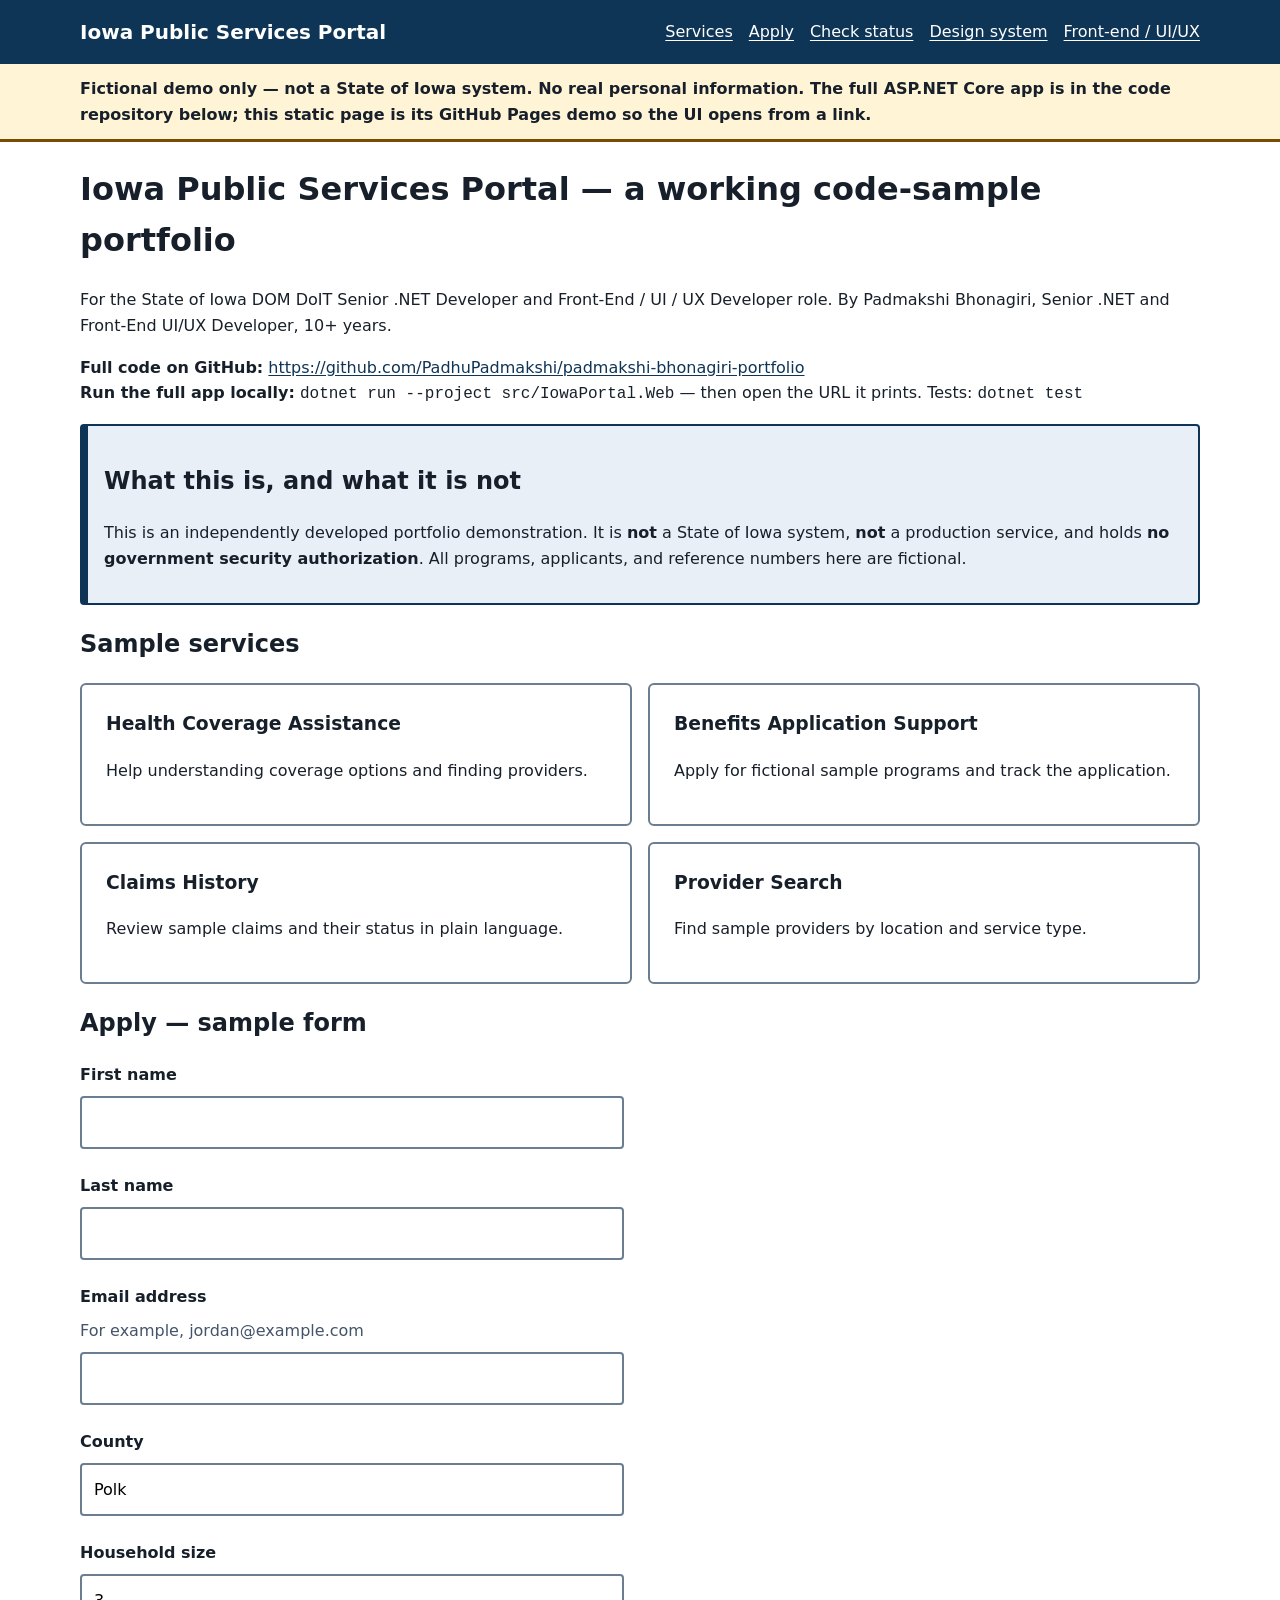
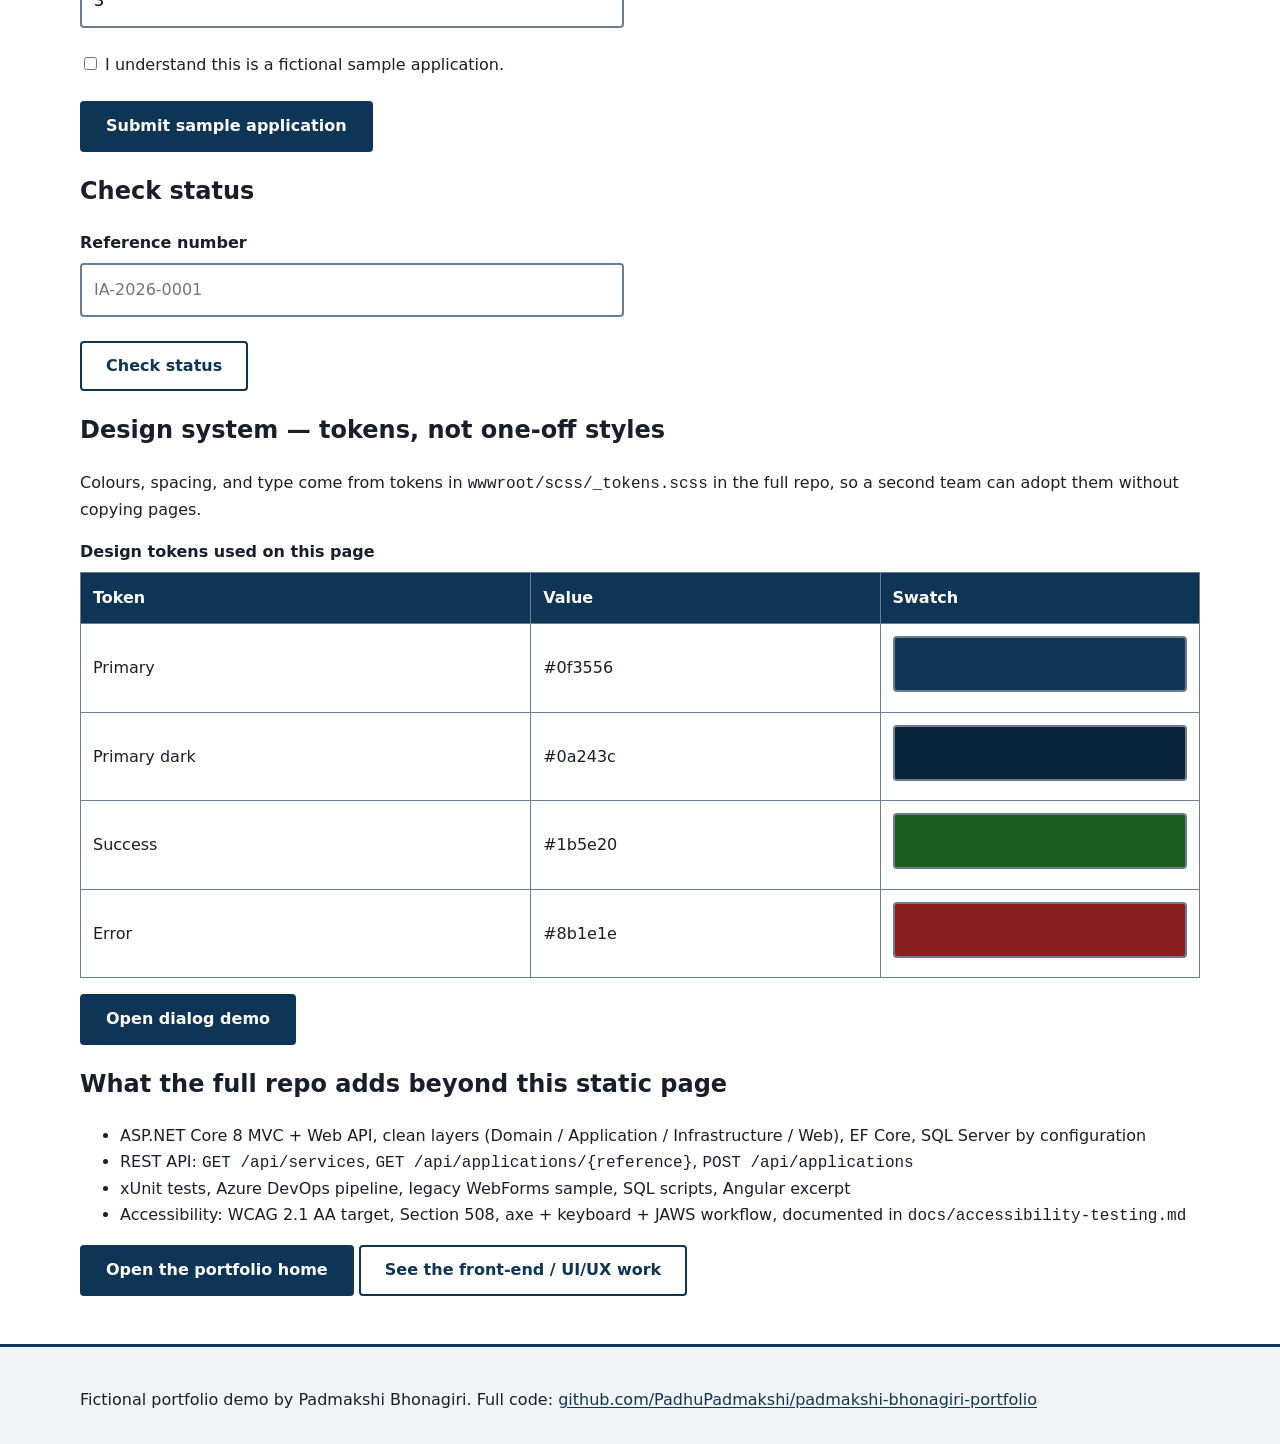
<file: docs/index.html>
<!DOCTYPE html>
<html lang="en">
<head>
<meta charset="utf-8">
<meta name="viewport" content="width=device-width, initial-scale=1">
<title>Iowa Public Services Portal — Code-Sample Portfolio</title>
<link rel="stylesheet" href="site.css">
</head>
<body>
<a class="skip-link" href="#main">Skip to main content</a>
<header class="site-header"><div class="container site-header__inner">
<a class="site-header__brand" href="#">Iowa Public Services Portal</a>
<nav class="site-nav" aria-label="Main"><ul>
<li><a href="#services">Services</a></li>
<li><a href="#apply">Apply</a></li>
<li><a href="#status">Check status</a></li>
<li><a href="#design">Design system</a></li>
<li><a href="uiux.html">Front-end / UI/UX</a></li>
</ul></nav>
</div></header>
<div class="disclaimer-banner"><div class="container">Fictional demo only — not a State of Iowa system. No real personal information. The full ASP.NET Core app is in the code repository below; this static page is its GitHub Pages demo so the UI opens from a link.</div></div>
<main id="main" class="container">
<h1>Iowa Public Services Portal — a working code-sample portfolio</h1>
<p class="lead">For the State of Iowa DOM DoIT Senior .NET Developer and Front-End / UI / UX Developer role. By Padmakshi Bhonagiri, Senior .NET and Front-End UI/UX Developer, 10+ years.</p>
<p><strong>Full code on GitHub:</strong> <a href="https://github.com/PadhuPadmakshi/padmakshi-bhonagiri-portfolio">https://github.com/PadhuPadmakshi/padmakshi-bhonagiri-portfolio</a><br>
<strong>Run the full app locally:</strong> <code>dotnet run --project src/IowaPortal.Web</code> — then open the URL it prints. Tests: <code>dotnet test</code></p>

<div class="alert alert--info" role="note"><h2>What this is, and what it is not</h2>
<p>This is an independently developed portfolio demonstration. It is <strong>not</strong> a State of Iowa system, <strong>not</strong> a production service, and holds <strong>no government security authorization</strong>. All programs, applicants, and reference numbers here are fictional.</p></div>

<h2 id="services">Sample services</h2>
<div class="card-grid">
<div class="card"><h3>Health Coverage Assistance</h3><p>Help understanding coverage options and finding providers.</p></div>
<div class="card"><h3>Benefits Application Support</h3><p>Apply for fictional sample programs and track the application.</p></div>
<div class="card"><h3>Claims History</h3><p>Review sample claims and their status in plain language.</p></div>
<div class="card"><h3>Provider Search</h3><p>Find sample providers by location and service type.</p></div>
</div>

<h2 id="apply">Apply — sample form</h2>
<p id="form-status" role="status"></p>
<div id="error-summary" class="error-summary" hidden><h2>There is a problem</h2><ul id="error-list"></ul></div>
<form id="apply-form" novalidate>
<div class="form-group"><label class="form-label" for="FirstName">First name</label><input class="form-control" id="FirstName" name="firstName" autocomplete="given-name" required></div>
<div class="form-group"><label class="form-label" for="LastName">Last name</label><input class="form-control" id="LastName" name="lastName" autocomplete="family-name" required></div>
<div class="form-group"><label class="form-label" for="Email">Email address</label><span class="form-hint" id="email-hint">For example, jordan@example.com</span><input class="form-control" id="Email" name="email" type="email" aria-describedby="email-hint" autocomplete="email" required></div>
<div class="form-group"><label class="form-label" for="County">County</label><input class="form-control" id="County" name="county" value="Polk" required></div>
<div class="form-group"><label class="form-label" for="HouseholdSize">Household size</label><input class="form-control" id="HouseholdSize" name="householdSize" type="number" min="1" value="3" required></div>
<div class="form-group"><input type="checkbox" id="Terms" required> <label for="Terms">I understand this is a fictional sample application.</label></div>
<button class="btn" type="submit">Submit sample application</button>
</form>
<div id="confirmation" class="alert alert--success" hidden>
<h2>Sample application received</h2>
<p>Your reference number is <strong id="ref-number"></strong>. Use it below to check status. In the full ASP.NET app, this reference is created server-side and stored in the database; here it is held only in this browser page.</p>
</div>

<h2 id="status">Check status</h2>
<form id="status-form">
<div class="form-group"><label class="form-label" for="Ref">Reference number</label><input class="form-control" id="Ref" name="ref" placeholder="IA-2026-0001"></div>
<button class="btn btn--secondary" type="submit">Check status</button>
</form>
<p id="status-result" role="status"></p>

<h2 id="design">Design system — tokens, not one-off styles</h2>
<p>Colours, spacing, and type come from tokens in <code>wwwroot/scss/_tokens.scss</code> in the full repo, so a second team can adopt them without copying pages.</p>
<table class="data-table"><caption>Design tokens used on this page</caption>
<thead><tr><th scope="col">Token</th><th scope="col">Value</th><th scope="col">Swatch</th></tr></thead>
<tbody>
<tr><td>Primary</td><td>#0f3556</td><td><span class="swatch swatch--primary"></span></td></tr>
<tr><td>Primary dark</td><td>#0a243c</td><td><span class="swatch swatch--primary-dark"></span></td></tr>
<tr><td>Success</td><td>#1b5e20</td><td><span class="swatch swatch--success"></span></td></tr>
<tr><td>Error</td><td>#8b1e1e</td><td><span class="swatch swatch--error"></span></td></tr>
</tbody></table>
<p><button class="btn" type="button" data-dialog-open>Open dialog demo</button></p>
<div id="example-dialog" class="dialog-backdrop" hidden><div class="dialog" role="dialog" aria-modal="true" aria-labelledby="dialog-title">
<h2 id="dialog-title">Dialog demo — keyboard accessible</h2>
<p>Tab stays inside this dialog, Escape closes it, and focus returns to the button that opened it.</p>
<button class="btn" type="button" data-dialog-close>Close dialog</button>
</div></div>

<h2>What the full repo adds beyond this static page</h2>
<ul>
<li>ASP.NET Core 8 MVC + Web API, clean layers (Domain / Application / Infrastructure / Web), EF Core, SQL Server by configuration</li>
<li>REST API: <code>GET /api/services</code>, <code>GET /api/applications/{reference}</code>, <code>POST /api/applications</code></li>
<li>xUnit tests, Azure DevOps pipeline, legacy WebForms sample, SQL scripts, Angular excerpt</li>
<li>Accessibility: WCAG 2.1 AA target, Section 508, axe + keyboard + JAWS workflow, documented in <code>docs/accessibility-testing.md</code></li>
</ul>
<p><a class="btn" href="portfolio.html">Open the portfolio home</a> <a class="btn btn--secondary" href="uiux.html">See the front-end / UI/UX work</a></p>
</main>
<footer class="site-footer"><div class="container"><p>Fictional portfolio demo by Padmakshi Bhonagiri. Full code: <a href="https://github.com/PadhuPadmakshi/padmakshi-bhonagiri-portfolio">github.com/PadhuPadmakshi/padmakshi-bhonagiri-portfolio</a></p></div></footer>
<script>
(function () {
  'use strict';
  var ref = null;
  var dialog = document.getElementById('example-dialog');
  var openBtn = document.querySelector('[data-dialog-open]');
  var closeBtn = document.querySelector('[data-dialog-close]');
  var lastFocused = null;
  function focusableIn(el) { return Array.prototype.filter.call(el.querySelectorAll('button, [href], input, select, textarea, [tabindex]:not([tabindex="-1"])'), function (n) { return !n.disabled && n.offsetParent !== null; }); }
  function openDialog() { lastFocused = document.activeElement; dialog.hidden = false; var f = focusableIn(dialog)[0]; if (f) f.focus(); dialog.addEventListener('keydown', trap); }
  function closeDialog() { dialog.hidden = true; dialog.removeEventListener('keydown', trap); if (lastFocused) lastFocused.focus(); }
  function trap(e) { if (e.key === 'Escape') { closeDialog(); return; } if (e.key !== 'Tab') return; var items = focusableIn(dialog); if (!items.length) return; var first = items[0], last = items[items.length - 1]; if (e.shiftKey && document.activeElement === first) { e.preventDefault(); last.focus(); } else if (!e.shiftKey && document.activeElement === last) { e.preventDefault(); first.focus(); } }
  if (openBtn) openBtn.addEventListener('click', openDialog);
  if (closeBtn) closeBtn.addEventListener('click', closeDialog);
  var form = document.getElementById('apply-form');
  form.addEventListener('submit', function (e) {
    e.preventDefault();
    var errors = [];
    ['FirstName', 'LastName', 'Email', 'County', 'HouseholdSize'].forEach(function (id) { var el = document.getElementById(id); el.classList.remove('form-control--error'); if (!el.value.trim()) errors.push([id, 'Enter a value for this field.']); });
    var email = document.getElementById('Email');
    if (email.value && !/^[^@\s]+@[^@\s]+\.[^@\s]+$/.test(email.value.trim())) errors.push(['Email', 'Enter an email address in the correct format, like name@example.com.']);
    if (!document.getElementById('Terms').checked) errors.push(['Terms', 'Confirm you understand this is a fictional sample application.']);
    var summary = document.getElementById('error-summary'), list = document.getElementById('error-list');
    if (errors.length) { list.innerHTML = ''; errors.forEach(function (er) { var li = document.createElement('li'); var a = document.createElement('a'); a.href = '#' + er[0]; a.textContent = er[1]; li.appendChild(a); list.appendChild(li); var el = document.getElementById(er[0]); if (el) el.classList.add('form-control--error'); }); summary.hidden = false; summary.focus(); document.getElementById('form-status').textContent = 'Please fix the errors before submitting.'; return; }
    summary.hidden = true;
    ref = 'IA-2026-0001';
    document.getElementById('ref-number').textContent = ref;
    document.getElementById('confirmation').hidden = false;
    document.getElementById('Ref').value = ref;
    document.getElementById('form-status').textContent = 'Sample application received.';
    document.getElementById('confirmation').scrollIntoView();
  });
  document.getElementById('status-form').addEventListener('submit', function (e) {
    e.preventDefault();
    var v = document.getElementById('Ref').value.trim();
    document.getElementById('status-result').textContent = (v === ref) ? 'Status for ' + v + ': Received — sample application (fictional demo).' : 'No sample application was found for that reference on this page. Submit the sample form above first, or run the full ASP.NET app for server-side lookup.';
  });
})();
</script>
</body>
</html>
</file>
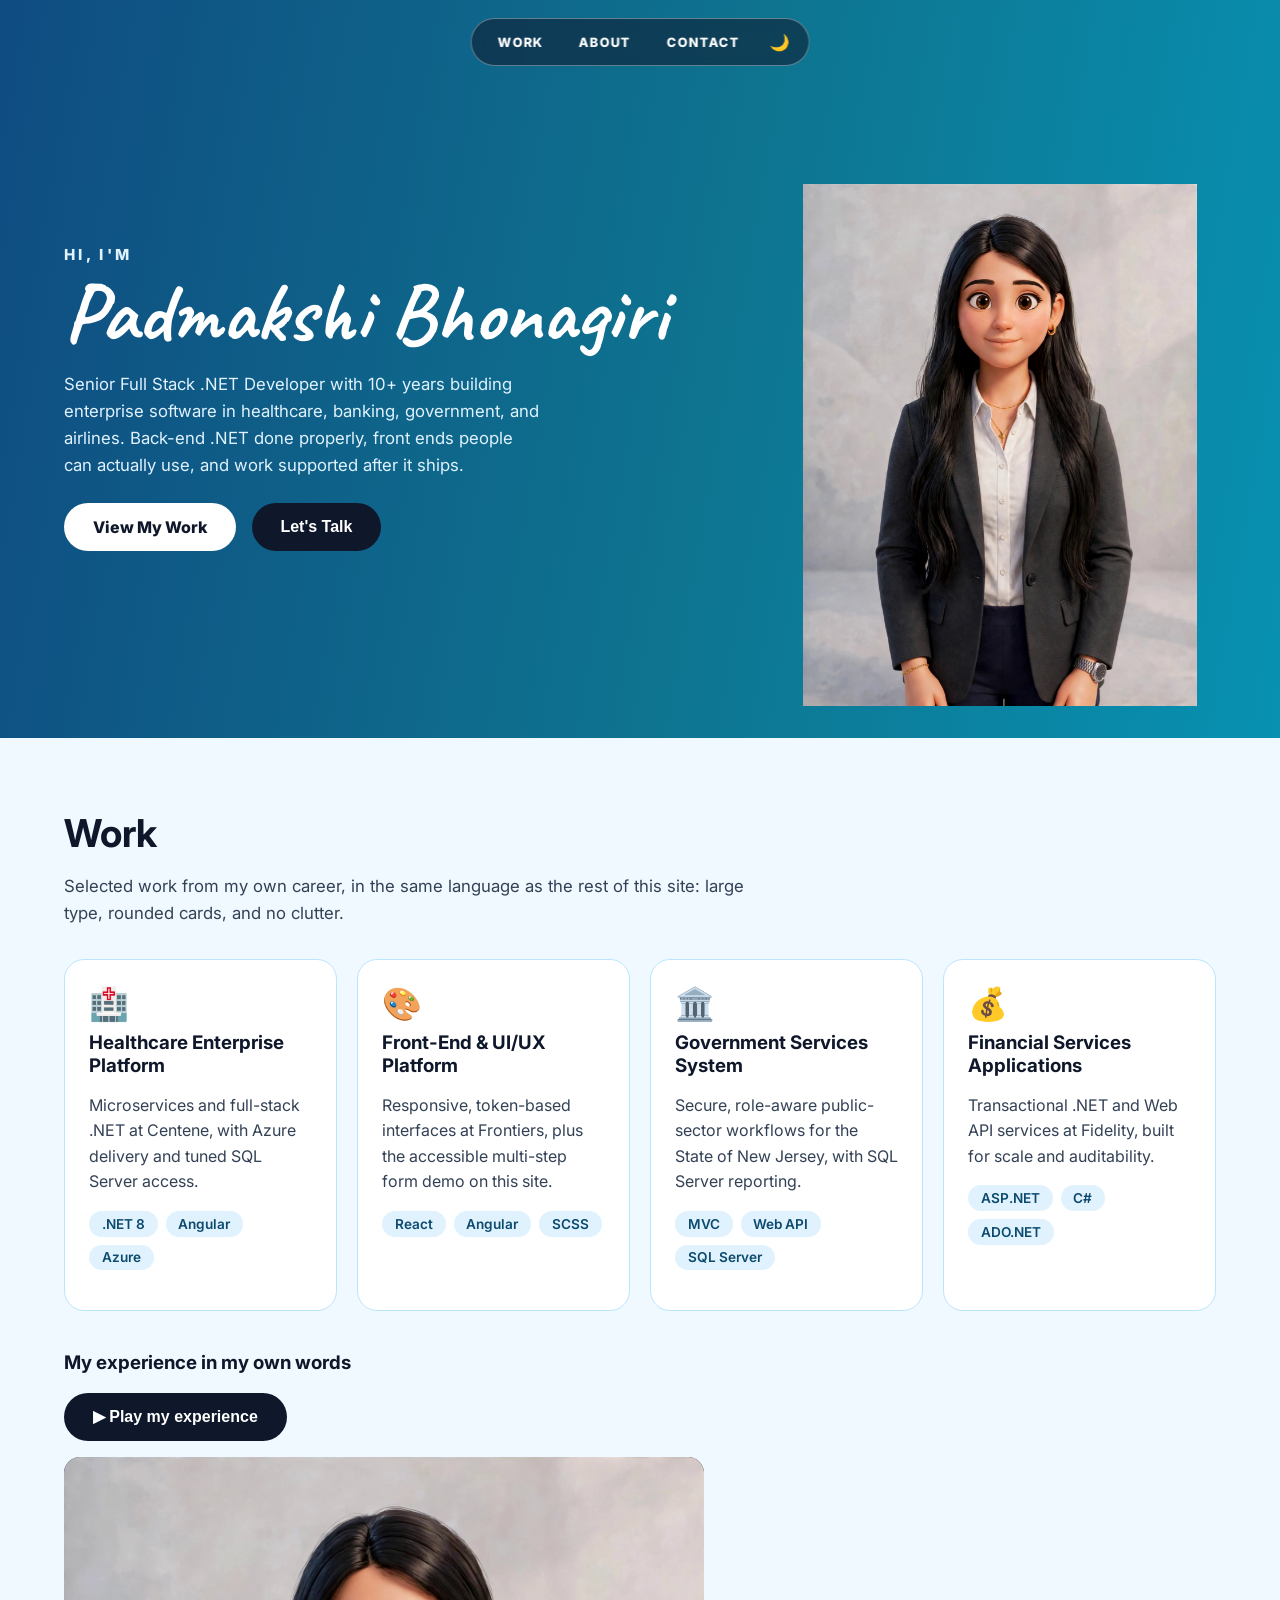
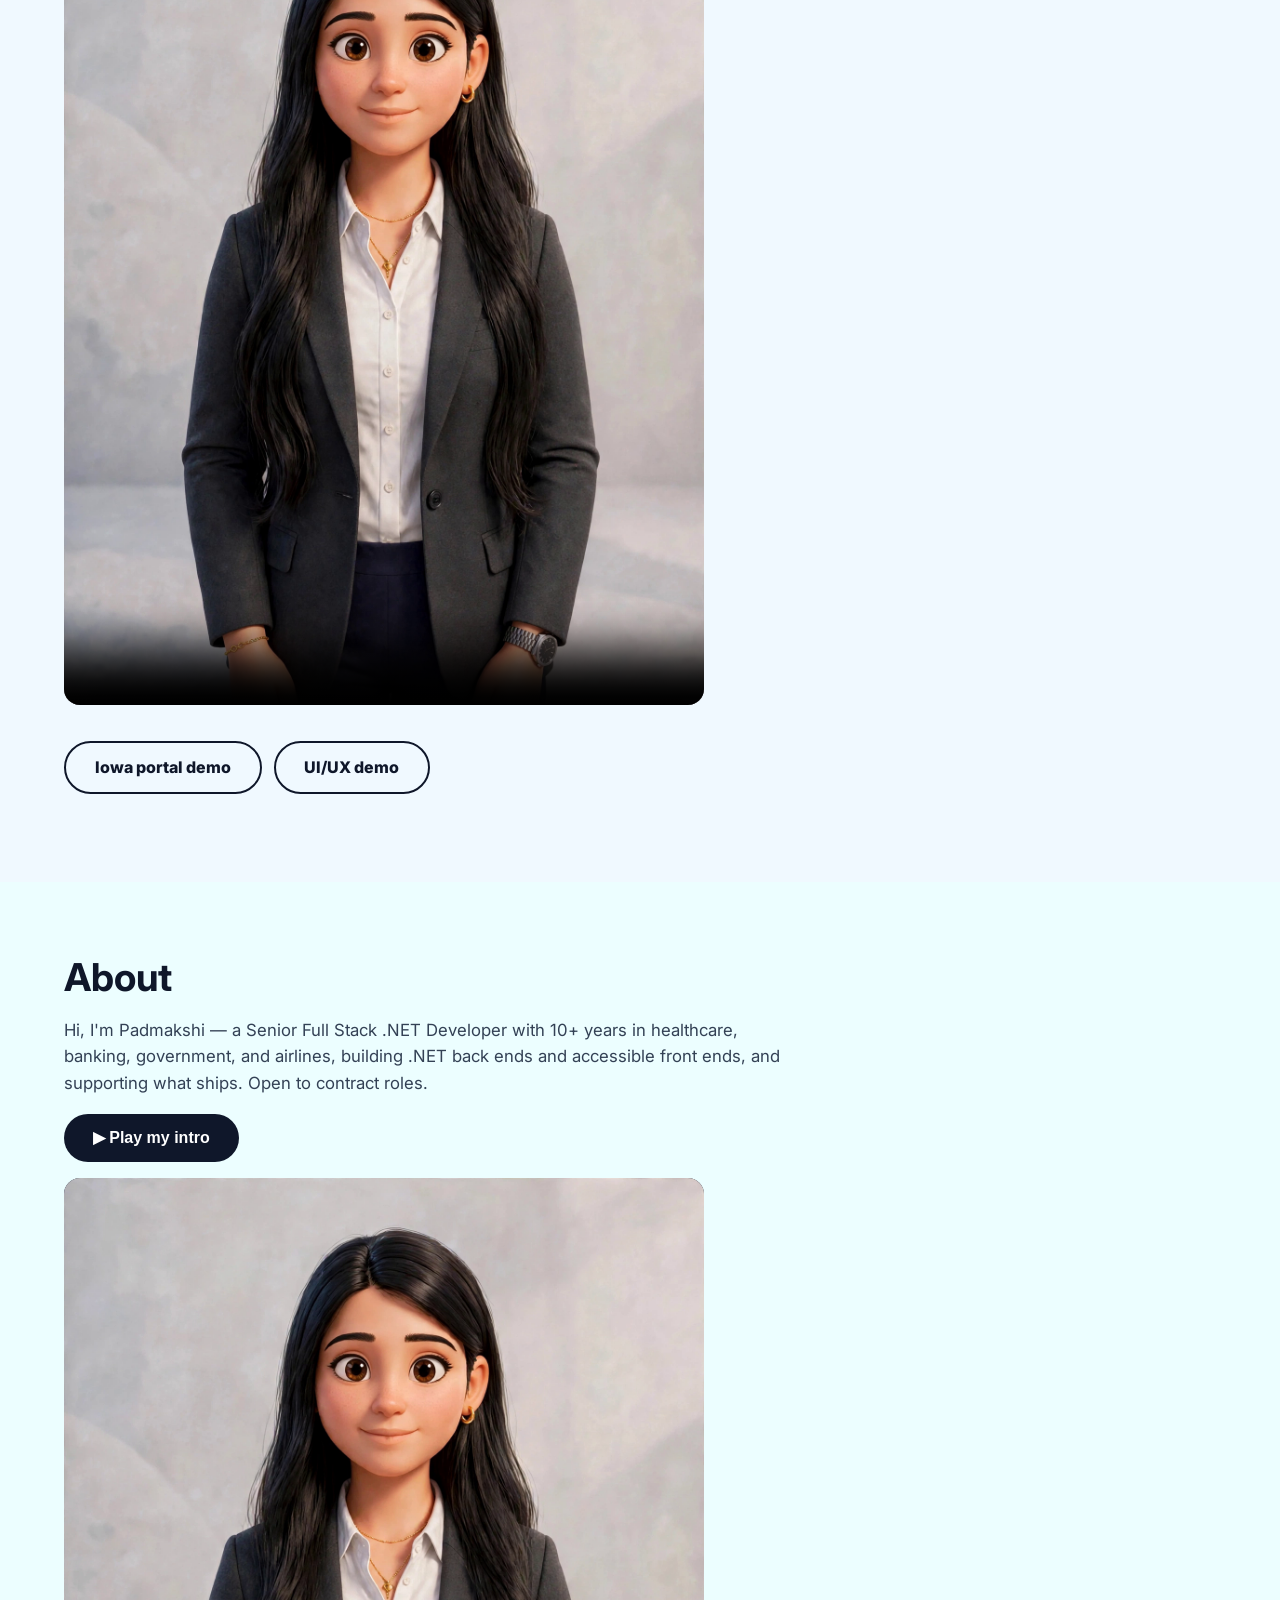
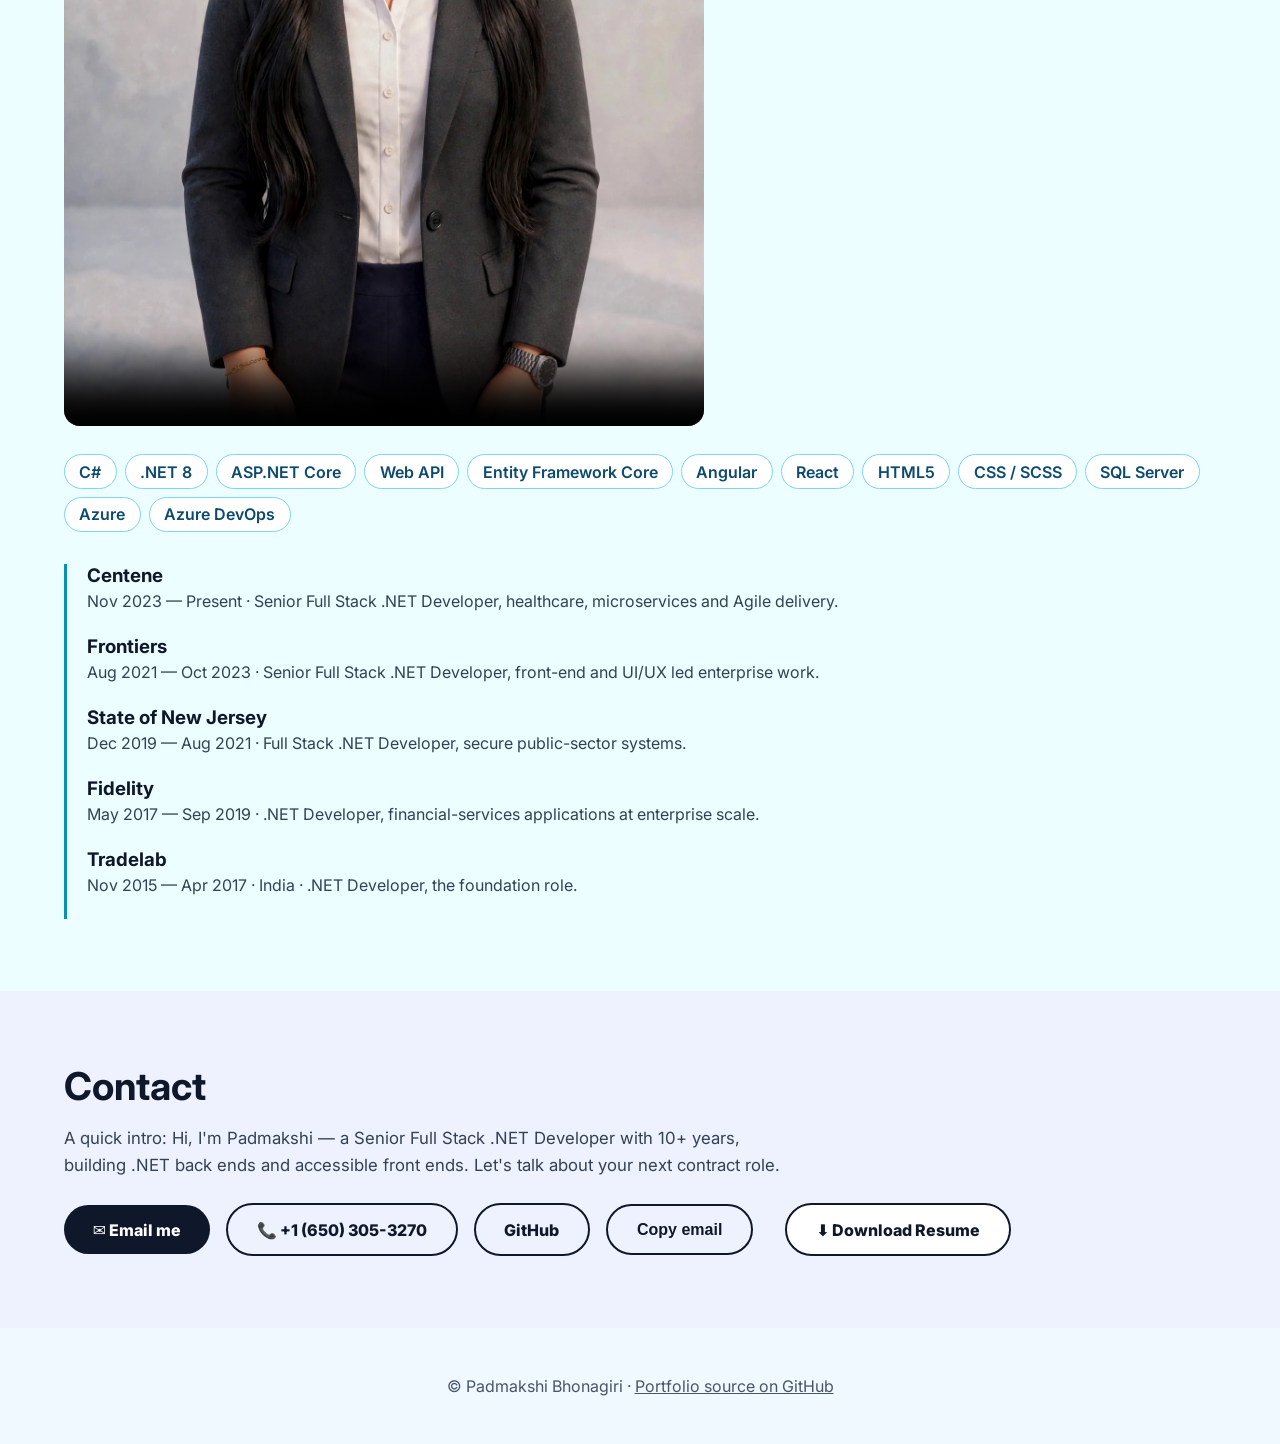
<file: docs/portfolio.html>
<!DOCTYPE html>
<html lang="en">
<head>
<meta charset="utf-8">
<meta name="viewport" content="width=device-width, initial-scale=1">
<title>Padmakshi Bhonagiri — Senior Full Stack .NET Developer</title>
<meta name="description" content="Portfolio of Padmakshi Bhonagiri, Senior Full Stack .NET Developer, 10+ years in healthcare, banking, government, and airlines.">
<link rel="preconnect" href="https://fonts.googleapis.com">
<link rel="preconnect" href="https://fonts.gstatic.com" crossorigin>
<link href="https://fonts.googleapis.com/css2?family=Caveat:wght@700&family=Inter:wght@400;600;800&display=swap" rel="stylesheet">
<style>
  *{box-sizing:border-box}
  html{scroll-behavior:smooth}
  body{margin:0;font-family:Inter,system-ui,sans-serif;color:#0f172a;background:#f0f9ff}
  a{color:inherit}
  .skip{position:absolute;left:-9999px}.skip:focus{left:1rem;top:1rem;background:#fff;padding:.5rem;z-index:200}
  /* Floating pill nav, centred at the top */
  .pillnav{position:fixed;top:18px;left:50%;transform:translateX(-50%);z-index:100;display:flex;gap:.25rem;align-items:center;background:rgba(15,23,42,.55);backdrop-filter:blur(8px);border:1px solid rgba(255,255,255,.35);border-radius:999px;padding:.45rem .6rem}
  .pillnav a{color:#fff;text-decoration:none;font-weight:800;letter-spacing:.08em;font-size:.8rem;padding:.5rem 1rem;border-radius:999px}
  .pillnav a:hover{background:rgba(255,255,255,.2)}
  .pillnav button{background:transparent;border:0;color:#fff;font-size:1rem;cursor:pointer;padding:.4rem .6rem;border-radius:999px}
  /* Hero: full viewport, text left, large character right, cooler tones */
  .hero{min-height:82vh;display:grid;grid-template-columns:1.25fr .75fr;align-items:center;overflow:hidden;background:linear-gradient(100deg,#0f4c81 0%,#0e7490 55%,#0891b2 100%);color:#fff;padding:5.5rem 4rem 2rem 4rem}
  .hero-text{max-width:640px}
  .hero-text .hi{font-size:.95rem;font-weight:800;letter-spacing:.22em;text-transform:uppercase;margin:0 0 .25rem}
  .hero-text h1{font-family:Caveat,cursive;font-size:clamp(3.4rem,6.5vw,6.2rem);line-height:1;margin:0;color:#fff}
  .hero-text p{font-size:1.05rem;line-height:1.6;color:#e0f2fe;max-width:480px}
  .hero-btns{display:flex;gap:1rem;flex-wrap:wrap;margin-top:1.5rem}
  .btn{display:inline-block;text-decoration:none;font-weight:800;border-radius:999px;padding:.9rem 1.8rem;border:0;cursor:pointer;font-size:1rem}
  .btn-white{background:#fff;color:#0f172a}
  .btn-dark{background:#0f172a;color:#fff}
  .btn-outline{background:transparent;color:#0f172a;border:2px solid #0f172a}
  .hero-char{position:relative;height:100%;display:flex;align-items:flex-end;justify-content:center}
  .hero-char img{height:58vh;max-height:560px;width:auto;object-fit:contain;transition:transform .3s ease-out;will-change:transform}
  .wink{position:absolute;top:22%;right:18%;font-size:2rem;opacity:0;transition:opacity .3s;pointer-events:none}
  .wink.show{opacity:1}
  section{padding:4.5rem 4rem;scroll-margin-top:90px}
  section h2{font-size:2.4rem;margin:0 0 .5rem;color:#0f172a}
  section .lead{font-size:1.05rem;color:#334155;max-width:720px;line-height:1.6}
  #work{background:#f0f9ff}
  #about{background:#ecfeff}
  #contact{background:#eef2ff}
  .cards{display:grid;grid-template-columns:repeat(auto-fit,minmax(250px,1fr));gap:1.25rem;margin-top:2rem}
  .card{background:#fff;border:1px solid #bae6fd;border-radius:20px;padding:1.5rem}
  .card h3{margin:.5rem 0;color:#0f172a}
  .card p{color:#334155;line-height:1.6}
  .tags{list-style:none;padding:0;display:flex;gap:.5rem;flex-wrap:wrap}
  .tags li{background:#e0f2fe;color:#0c4a6e;border-radius:999px;padding:.3rem .8rem;font-size:.85rem;font-weight:600}
  .timeline{margin-top:2rem}
  .timeline article{border-left:3px solid #0891b2;padding:0 0 1.25rem 1.25rem}
  .timeline h3{margin:0}
  .timeline p{margin:.25rem 0;color:#334155}
  .skillpills{display:flex;gap:.5rem;flex-wrap:wrap;margin-top:1.5rem}
  .skillpills span{background:#fff;border:1px solid #7dd3fc;border-radius:999px;padding:.4rem .9rem;font-weight:600;color:#0c4a6e}
  video{width:100%;border-radius:16px;background:#0f172a}
  .contact-links{display:flex;gap:1rem;flex-wrap:wrap;margin-top:1.5rem;align-items:center}
  footer{padding:2rem;text-align:center;color:#475569;background:#f0f9ff}
  /* Modal */
  .backdrop{position:fixed;inset:0;background:rgba(0,0,0,.6);display:none;place-items:center;z-index:300;padding:1rem}
  .backdrop.open{display:grid}
  .modal{background:#fff;color:#0f172a;border-radius:20px;max-width:560px;width:100%;padding:1.5rem;max-height:90vh;overflow:auto}
  .modal h2{color:#0f172a}
  /* Dark mode, still cooler tones */
  body.dark{background:#0b1220;color:#f1f5f9}
  body.dark section h2,body.dark .card h3,body.dark .timeline h3,body.dark .modal h2{color:#f1f5f9}
  body.dark #work{background:#0f172a} body.dark #about{background:#111827} body.dark #contact{background:#1e1b4b}
  body.dark .card{background:#1e293b;border-color:#334155} body.dark .card p,body.dark .timeline p,body.dark section .lead{color:#cbd5e1}
  body.dark .hero{background:linear-gradient(100deg,#082f49 0%,#164e63 55%,#155e75 100%)}
  body.dark .modal{background:#1e293b;color:#f1f5f9} body.dark footer{background:#0b1220;color:#94a3b8}
  body.dark .skillpills span{background:#1e293b;border-color:#334155;color:#bae6fd}
  body.dark .btn-outline{color:#f1f5f9;border-color:#f1f5f9}
  @media (max-width:800px){
    .hero{grid-template-columns:1fr;padding:5.5rem 1.25rem 0}
    .hero-char img{height:38vh}
    section{padding:3rem 1.25rem}
    .pillnav a{padding:.5rem .6rem;font-size:.7rem}
  }
  @media (prefers-reduced-motion:reduce){
    html{scroll-behavior:auto} .hero-char img{transition:none}
  }
</style>
</head>
<body>
<a class="skip" href="#work">Skip to work</a>
<nav class="pillnav" aria-label="Main">
  <a href="#work">WORK</a>
  <a href="#about">ABOUT</a>
  <a href="#contact">CONTACT</a>
  <button type="button" id="dark-toggle" aria-pressed="false" aria-label="Toggle dark mode">🌙</button>
</nav>

<header class="hero" id="hero">
  <div class="hero-text">
    <p class="hi">Hi, I'm</p>
    <h1>Padmakshi Bhonagiri</h1>
    <p>Senior Full Stack .NET Developer with 10+ years building enterprise software in healthcare, banking, government, and airlines. Back-end .NET done properly, front ends people can actually use, and work supported after it ships.</p>
    <div class="hero-btns">
      <a class="btn btn-white" href="#work">View My Work</a>
      <button class="btn btn-dark" type="button" id="lets-talk-btn">Let's Talk</button>
    </div>
  </div>
  <div class="hero-char" id="hero-char">
    <img id="cursor-avatar" src="img/avatar-3d.png" alt="Stylized 3D avatar of Padmakshi Bhonagiri in business casual dress: white blouse and charcoal grey blazer">
    <span class="wink" id="wink-badge" aria-hidden="true">😉</span>
  </div>
</header>

<main>
<section id="work" aria-labelledby="work-title">
  <h2 id="work-title">Work</h2>
  <p class="lead">Selected work from my own career, in the same language as the rest of this site: large type, rounded cards, and no clutter.</p>
  <div class="cards">
    <article class="card"><div aria-hidden="true" style="font-size:2rem">🏥</div><h3>Healthcare Enterprise Platform</h3><p>Microservices and full-stack .NET at Centene, with Azure delivery and tuned SQL Server access.</p><ul class="tags"><li>.NET 8</li><li>Angular</li><li>Azure</li></ul></article>
    <article class="card"><div aria-hidden="true" style="font-size:2rem">🎨</div><h3>Front-End &amp; UI/UX Platform</h3><p>Responsive, token-based interfaces at Frontiers, plus the accessible multi-step form demo on this site.</p><ul class="tags"><li>React</li><li>Angular</li><li>SCSS</li></ul></article>
    <article class="card"><div aria-hidden="true" style="font-size:2rem">🏛️</div><h3>Government Services System</h3><p>Secure, role-aware public-sector workflows for the State of New Jersey, with SQL Server reporting.</p><ul class="tags"><li>MVC</li><li>Web API</li><li>SQL Server</li></ul></article>
    <article class="card"><div aria-hidden="true" style="font-size:2rem">💰</div><h3>Financial Services Applications</h3><p>Transactional .NET and Web API services at Fidelity, built for scale and auditability.</p><ul class="tags"><li>ASP.NET</li><li>C#</li><li>ADO.NET</li></ul></article>
  </div>
  <h3 style="margin-top:2.5rem">My experience in my own words</h3>
  <p><button class="btn btn-dark" type="button" id="play-experience-btn">▶ Play my experience</button></p>
  <p><video id="experience-video" controls preload="none" poster="img/avatar-3d.png" aria-label="Spoken experience video of Padmakshi Bhonagiri" style="max-width:640px"><source src="experience-video.mp4" type="video/mp4">Your browser does not support this video.</video></p>
  <p style="margin-top:2rem"><a class="btn btn-outline" href="index.html">Iowa portal demo</a> &nbsp; <a class="btn btn-outline" href="uiux.html">UI/UX demo</a></p>
</section>

<section id="about" aria-labelledby="about-title">
  <h2 id="about-title">About</h2>
  <p class="lead">Hi, I'm Padmakshi — a Senior Full Stack .NET Developer with 10+ years in healthcare, banking, government, and airlines, building .NET back ends and accessible front ends, and supporting what ships. Open to contract roles.</p>
  <p><button class="btn btn-dark" type="button" id="play-intro-btn">▶ Play my intro</button></p>
  <p><video id="intro-video" controls preload="none" poster="img/avatar-3d.png" aria-label="Spoken intro video of Padmakshi Bhonagiri" style="max-width:640px"><source src="intro-video-female.mp4" type="video/mp4">Your browser does not support this video.</video></p>
  <div class="skillpills" aria-label="Skills">
    <span>C#</span><span>.NET 8</span><span>ASP.NET Core</span><span>Web API</span><span>Entity Framework Core</span><span>Angular</span><span>React</span><span>HTML5</span><span>CSS / SCSS</span><span>SQL Server</span><span>Azure</span><span>Azure DevOps</span>
  </div>
  <div class="timeline">
    <article><h3>Centene</h3><p>Nov 2023 — Present · Senior Full Stack .NET Developer, healthcare, microservices and Agile delivery.</p></article>
    <article><h3>Frontiers</h3><p>Aug 2021 — Oct 2023 · Senior Full Stack .NET Developer, front-end and UI/UX led enterprise work.</p></article>
    <article><h3>State of New Jersey</h3><p>Dec 2019 — Aug 2021 · Full Stack .NET Developer, secure public-sector systems.</p></article>
    <article><h3>Fidelity</h3><p>May 2017 — Sep 2019 · .NET Developer, financial-services applications at enterprise scale.</p></article>
    <article><h3>Tradelab</h3><p>Nov 2015 — Apr 2017 · India · .NET Developer, the foundation role.</p></article>
  </div>
</section>

<section id="contact" aria-labelledby="contact-title">
  <h2 id="contact-title">Contact</h2>
  <p class="lead">A quick intro: Hi, I'm Padmakshi — a Senior Full Stack .NET Developer with 10+ years, building .NET back ends and accessible front ends. Let's talk about your next contract role.</p>
  <div class="contact-links">
    <a class="btn btn-dark" href="mailto:padhupadmakshib@gmail.com">✉ Email me</a>
    <a class="btn btn-outline" href="tel:+16503053270">📞 +1 (650) 305-3270</a>
    <a class="btn btn-outline" href="https://github.com/PadhuPadmakshi">GitHub</a>
    <button class="btn btn-outline" type="button" id="copy-email">Copy email</button>
    <span id="copy-status" role="status"></span>
    <a class="btn btn-white" style="border:2px solid #0f172a" href="Padmakshi_Bhonagiri_Resume_Iowa_DOM_DoIT.docx" download>⬇ Download Resume</a>
  </div>
</section>
</main>

<footer>
  <p>© Padmakshi Bhonagiri · <a href="https://github.com/PadhuPadmakshi/padmakshi-bhonagiri-portfolio">Portfolio source on GitHub</a></p>
</footer>

<div class="backdrop" id="intro-modal" role="dialog" aria-modal="true" aria-labelledby="intro-modal-title" hidden>
  <div class="modal">
    <h2 id="intro-modal-title">Hi, I'm Padmakshi</h2>
    <p>I'm a Senior Full Stack .NET Developer with 10+ years building enterprise software — in healthcare, banking and financial services, government, and airlines. My core is C# and .NET: ASP.NET Core, Web API, and Entity Framework Core, with Angular and React on the front end, built to be responsive and accessible.</p>
    <p>I build, modernize, and support applications end to end — from APIs and data to the screen in front of the user — and I'm open to contract roles.</p>
    <p><video controls preload="none" poster="img/avatar-3d.png" aria-label="Spoken intro video of Padmakshi Bhonagiri"><source src="intro-video-female.mp4" type="video/mp4">Your browser does not support this video.</video></p>
    <p style="display:flex;gap:.75rem;flex-wrap:wrap">
      <a class="btn btn-dark" href="mailto:padhupadmakshib@gmail.com">✉ Email me</a>
      <a class="btn btn-outline" href="Padmakshi_Bhonagiri_Resume_Iowa_DOM_DoIT.docx" download>⬇ Download Resume</a>
      <button class="btn btn-outline" type="button" id="intro-close">Close</button>
    </p>
    <p><a href="#contact" id="intro-to-contact">See the full contact section ↓</a></p>
  </div>
</div>

<script>
  var reduced = window.matchMedia("(prefers-reduced-motion: reduce)").matches;
  // Dark mode, persisted
  var darkBtn = document.getElementById("dark-toggle");
  var saved = null; try { saved = localStorage.getItem("padmakshi-theme"); } catch(e) {}
  if (saved === "dark") { document.body.classList.add("dark"); darkBtn.textContent = "☀️"; darkBtn.setAttribute("aria-pressed", "true"); }
  darkBtn.addEventListener("click", function(){
    var dark = document.body.classList.toggle("dark");
    darkBtn.textContent = dark ? "☀️" : "🌙";
    darkBtn.setAttribute("aria-pressed", dark ? "true" : "false");
    try { localStorage.setItem("padmakshi-theme", dark ? "dark" : "light"); } catch(e) {}
  });
  // Cursor-tracking character: head/avatar follows the pointer, returns to centre when idle, winks
  var hero = document.getElementById("hero");
  var avatar = document.getElementById("cursor-avatar");
  var wink = document.getElementById("wink-badge");
  var idleTimer = null;
  function onMove(e){
    if (reduced || !avatar) return;
    var r = hero.getBoundingClientRect();
    var x = (e.clientX - r.left) / Math.max(r.width, 1) - 0.5;
    var y = (e.clientY - r.top) / Math.max(r.height, 1) - 0.5;
    avatar.style.transform = "translate(" + (x * 36) + "px," + (y * 22) + "px) rotate(" + (x * 3) + "deg)";
    wink.classList.remove("show");
    clearTimeout(idleTimer);
    idleTimer = setTimeout(function(){
      avatar.style.transform = "translate(0,0) rotate(0deg)";
      wink.classList.add("show");
      setTimeout(function(){ wink.classList.remove("show"); }, 900);
    }, 2500);
  }
  if (hero) hero.addEventListener("pointermove", onMove);
  if (!window.matchMedia("(pointer: fine)").matches) {
    setInterval(function(){ if (wink) { wink.classList.add("show"); setTimeout(function(){ wink.classList.remove("show"); }, 900); } }, 9000);
  }
  // Let's Talk opens the intro
  var letsTalk = document.getElementById("lets-talk-btn");
  var modal = document.getElementById("intro-modal");
  var closeBtn = document.getElementById("intro-close");
  var toContact = document.getElementById("intro-to-contact");
  function openModal(){ modal.hidden = false; modal.classList.add("open"); if (closeBtn) closeBtn.focus(); }
  function closeModal(){ modal.classList.remove("open"); modal.hidden = true; if (letsTalk) letsTalk.focus(); }
  if (letsTalk) letsTalk.addEventListener("click", openModal);
  if (closeBtn) closeBtn.addEventListener("click", closeModal);
  if (modal) modal.addEventListener("click", function(e){ if (e.target === modal) closeModal(); });
  document.addEventListener("keydown", function(e){ if (e.key === "Escape" && modal && modal.classList.contains("open")) closeModal(); });
  if (toContact) toContact.addEventListener("click", function(){
    closeModal();
    var c = document.getElementById("contact");
    if (c) c.scrollIntoView({behavior: reduced ? "auto" : "smooth"});
  });
  // Play button: unmutes, turns volume up, and plays the spoken intro
  var playBtn = document.getElementById("play-intro-btn");
  var introVideo = document.getElementById("intro-video");
  if (playBtn && introVideo){
    playBtn.addEventListener("click", function(){
      introVideo.muted = false;
      introVideo.volume = 1;
      introVideo.scrollIntoView({behavior: reduced ? "auto" : "smooth", block: "center"});
      var pr = introVideo.play();
      if (pr) pr.catch(function(){});
      playBtn.textContent = "▶ Playing my intro…";
      introVideo.addEventListener("ended", function(){ playBtn.textContent = "▶ Play my intro again"; }, {once: true});
    });
  }
  // Play experience video
  var playExpBtn = document.getElementById("play-experience-btn");
  var expVideo = document.getElementById("experience-video");
  if (playExpBtn && expVideo){
    playExpBtn.addEventListener("click", function(){
      expVideo.muted = false;
      expVideo.volume = 1;
      expVideo.scrollIntoView({behavior: reduced ? "auto" : "smooth", block: "center"});
      var pr = expVideo.play();
      if (pr) pr.catch(function(){});
      playExpBtn.textContent = "▶ Playing my experience…";
      expVideo.addEventListener("ended", function(){ playExpBtn.textContent = "▶ Play my experience again"; }, {once: true});
    });
  }
  // Copy email
  var copyBtn = document.getElementById("copy-email");
  var copyStatus = document.getElementById("copy-status");
  if (copyBtn) copyBtn.addEventListener("click", function(){
    var done = function(){ copyStatus.textContent = "Email copied."; };
    if (navigator.clipboard && navigator.clipboard.writeText) { navigator.clipboard.writeText("padhupadmakshib@gmail.com").then(done); }
    else { copyStatus.textContent = "padhupadmakshib@gmail.com"; }
  });
</script>
</body>
</html>
</file>
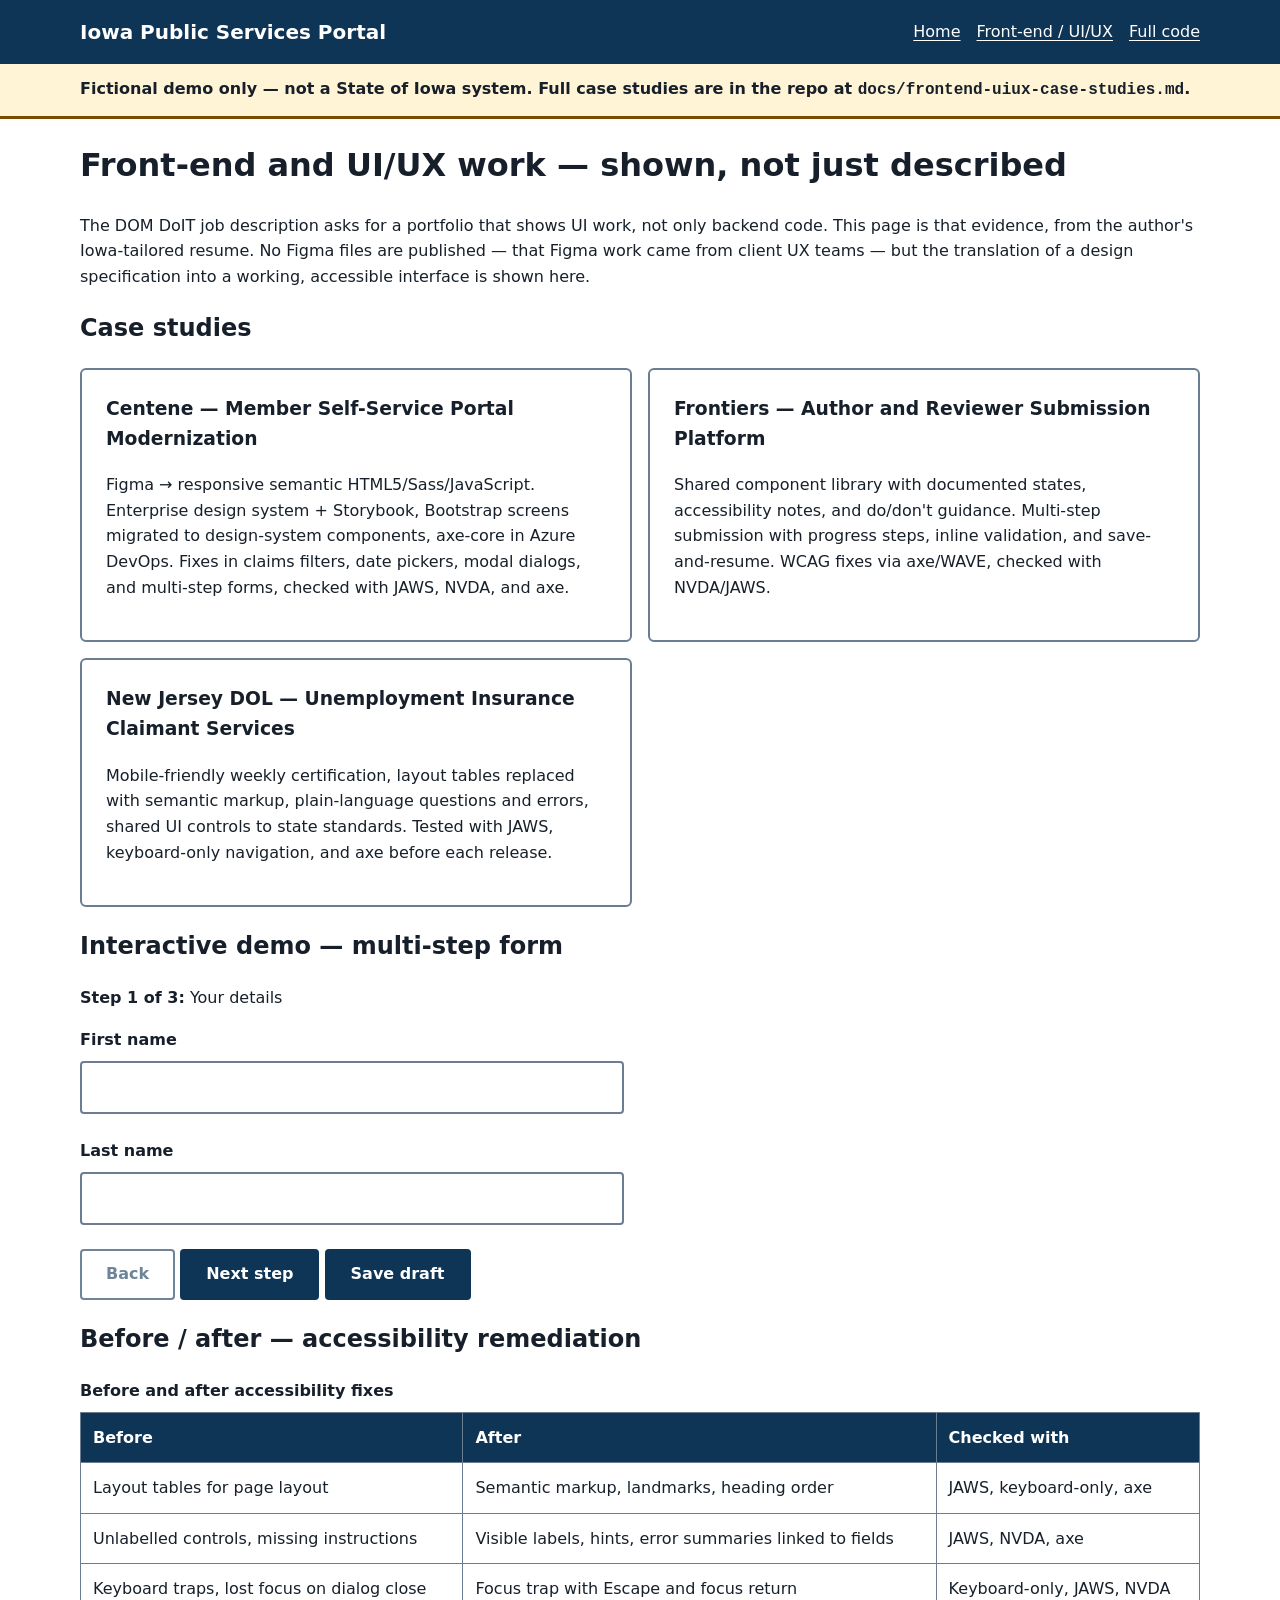
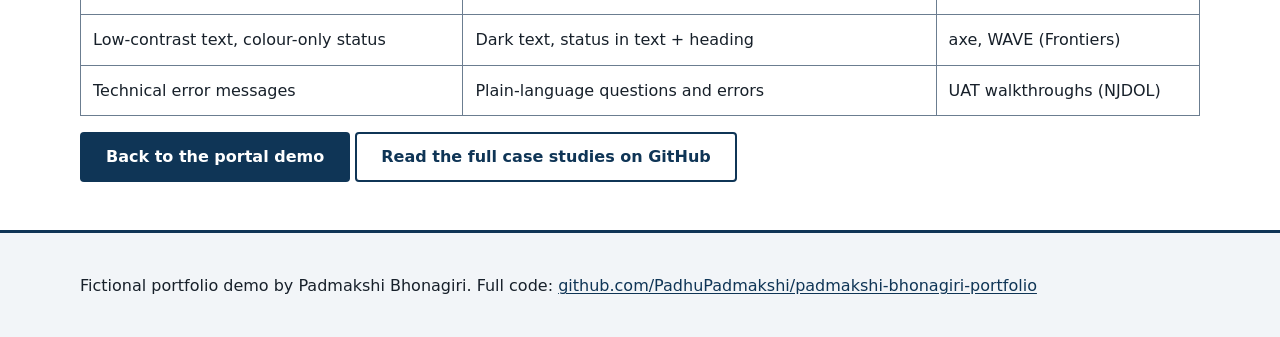
<file: docs/uiux.html>
<!DOCTYPE html>
<html lang="en">
<head>
<meta charset="utf-8">
<meta name="viewport" content="width=device-width, initial-scale=1">
<title>Front-end and UI/UX work — Iowa Public Services Portal demo</title>
<link rel="stylesheet" href="site.css">
</head>
<body>
<a class="skip-link" href="#main">Skip to main content</a>
<header class="site-header"><div class="container site-header__inner">
<a class="site-header__brand" href="index.html">Iowa Public Services Portal</a>
<nav class="site-nav" aria-label="Main"><ul>
<li><a href="index.html">Home</a></li>
<li><a href="uiux.html">Front-end / UI/UX</a></li>
<li><a href="https://github.com/PadhuPadmakshi/padmakshi-bhonagiri-portfolio">Full code</a></li>
</ul></nav>
</div></header>
<div class="disclaimer-banner"><div class="container">Fictional demo only — not a State of Iowa system. Full case studies are in the repo at <code>docs/frontend-uiux-case-studies.md</code>.</div></div>
<main id="main" class="container">
<h1>Front-end and UI/UX work — shown, not just described</h1>
<p class="lead">The DOM DoIT job description asks for a portfolio that shows UI work, not only backend code. This page is that evidence, from the author's Iowa-tailored resume. No Figma files are published — that Figma work came from client UX teams — but the translation of a design specification into a working, accessible interface is shown here.</p>
<h2>Case studies</h2>
<div class="card-grid">
<div class="card"><h3>Centene — Member Self-Service Portal Modernization</h3><p>Figma → responsive semantic HTML5/Sass/JavaScript. Enterprise design system + Storybook, Bootstrap screens migrated to design-system components, axe-core in Azure DevOps. Fixes in claims filters, date pickers, modal dialogs, and multi-step forms, checked with JAWS, NVDA, and axe.</p></div>
<div class="card"><h3>Frontiers — Author and Reviewer Submission Platform</h3><p>Shared component library with documented states, accessibility notes, and do/don't guidance. Multi-step submission with progress steps, inline validation, and save-and-resume. WCAG fixes via axe/WAVE, checked with NVDA/JAWS.</p></div>
<div class="card"><h3>New Jersey DOL — Unemployment Insurance Claimant Services</h3><p>Mobile-friendly weekly certification, layout tables replaced with semantic markup, plain-language questions and errors, shared UI controls to state standards. Tested with JAWS, keyboard-only navigation, and axe before each release.</p></div>
</div>
<h2>Interactive demo — multi-step form</h2>
<p id="ux-form-status" role="status"></p>
<div id="ux-error-summary" class="error-summary" hidden><h2>There is a problem</h2><ul id="ux-error-list"></ul></div>
<p><strong>Step <span id="ux-step-label">1 of 3</span>:</strong> <span id="ux-step-name">Your details</span></p>
<form id="ux-form" novalidate>
<div id="ux-step-1"><div class="form-group"><label class="form-label" for="UxFirstName">First name</label><input class="form-control" id="UxFirstName" autocomplete="given-name"></div><div class="form-group"><label class="form-label" for="UxLastName">Last name</label><input class="form-control" id="UxLastName" autocomplete="family-name"></div></div>
<div id="ux-step-2" hidden><div class="form-group"><label class="form-label" for="UxEmail">Email address</label><span class="form-hint" id="ux-email-hint">For example, jordan@example.com</span><input class="form-control" id="UxEmail" type="email" aria-describedby="ux-email-hint" autocomplete="email"></div><div class="form-group"><label class="form-label" for="UxCounty">County</label><input class="form-control" id="UxCounty" value="Polk"></div></div>
<div id="ux-step-3" hidden><div class="form-group"><input type="checkbox" id="UxTerms"> <label for="UxTerms">I understand this is a fictional sample application.</label></div><p>Review: use Back to check your details before submitting. In a real form, this step would show a read-only summary.</p></div>
<p><button class="btn btn--secondary" type="button" id="ux-back" disabled>Back</button> <button class="btn" type="button" id="ux-next">Next step</button> <button class="btn" type="button" id="ux-save">Save draft</button></p>
</form>
<div id="ux-confirmation" class="alert alert--success" hidden><h2>Sample step complete</h2><p>Sample multi-step form complete. In the full app, this would create a reference number and a confirmation page.</p></div>
<h2>Before / after — accessibility remediation</h2>
<table class="data-table"><caption>Before and after accessibility fixes</caption>
<thead><tr><th scope="col">Before</th><th scope="col">After</th><th scope="col">Checked with</th></tr></thead>
<tbody>
<tr><td>Layout tables for page layout</td><td>Semantic markup, landmarks, heading order</td><td>JAWS, keyboard-only, axe</td></tr>
<tr><td>Unlabelled controls, missing instructions</td><td>Visible labels, hints, error summaries linked to fields</td><td>JAWS, NVDA, axe</td></tr>
<tr><td>Keyboard traps, lost focus on dialog close</td><td>Focus trap with Escape and focus return</td><td>Keyboard-only, JAWS, NVDA</td></tr>
<tr><td>Low-contrast text, colour-only status</td><td>Dark text, status in text + heading</td><td>axe, WAVE (Frontiers)</td></tr>
<tr><td>Technical error messages</td><td>Plain-language questions and errors</td><td>UAT walkthroughs (NJDOL)</td></tr>
</tbody></table>
<p><a class="btn" href="index.html">Back to the portal demo</a> <a class="btn btn--secondary" href="https://github.com/PadhuPadmakshi/padmakshi-bhonagiri-portfolio/blob/main/docs/frontend-uiux-case-studies.md">Read the full case studies on GitHub</a></p>
</main>
<footer class="site-footer"><div class="container"><p>Fictional portfolio demo by Padmakshi Bhonagiri. Full code: <a href="https://github.com/PadhuPadmakshi/padmakshi-bhonagiri-portfolio">github.com/PadhuPadmakshi/padmakshi-bhonagiri-portfolio</a></p></div></footer>
<script>
(function () {
  'use strict';
  var step = 1, names = { 1: 'Your details', 2: 'Contact and county', 3: 'Review and confirm' };
  function showStep() { [1,2,3].forEach(function (n) { document.getElementById('ux-step-' + n).hidden = (n !== step); }); document.getElementById('ux-step-label').textContent = step + ' of 3'; document.getElementById('ux-step-name').textContent = names[step]; document.getElementById('ux-back').disabled = (step === 1); document.getElementById('ux-next').textContent = (step === 3) ? 'Submit sample' : 'Next step'; }
  function errorsFor() { var errs = []; if (step === 1) { if (!document.getElementById('UxFirstName').value.trim()) errs.push(['UxFirstName','Enter your first name.']); if (!document.getElementById('UxLastName').value.trim()) errs.push(['UxLastName','Enter your last name.']); } if (step === 2) { var e = document.getElementById('UxEmail'); if (!e.value.trim()) errs.push(['UxEmail','Enter your email address.']); else if (!/^[^@\s]+@[^@\s]+\.[^@\s]+$/.test(e.value.trim())) errs.push(['UxEmail','Enter an email address in the correct format, like name@example.com.']); if (!document.getElementById('UxCounty').value.trim()) errs.push(['UxCounty','Enter a county.']); } if (step === 3 && !document.getElementById('UxTerms').checked) errs.push(['UxTerms','Confirm you understand this is a fictional sample application.']); return errs; }
  document.getElementById('ux-next').addEventListener('click', function () { var errs = errorsFor(), summary = document.getElementById('ux-error-summary'), list = document.getElementById('ux-error-list'); if (errs.length) { list.innerHTML = ''; errs.forEach(function (er) { var li = document.createElement('li'); var a = document.createElement('a'); a.href = '#' + er[0]; a.textContent = er[1]; li.appendChild(a); list.appendChild(li); }); summary.hidden = false; document.getElementById('ux-form-status').textContent = 'Please fix the errors before continuing.'; return; } summary.hidden = true; if (step < 3) { step++; showStep(); } else { document.getElementById('ux-confirmation').hidden = false; document.getElementById('ux-form-status').textContent = 'Sample multi-step form complete.'; } });
  document.getElementById('ux-back').addEventListener('click', function () { if (step > 1) { step--; showStep(); } });
  document.getElementById('ux-save').addEventListener('click', function () { document.getElementById('ux-form-status').textContent = 'Draft saved on this page only (fictional demo). In the Frontiers pattern, save-and-resume keeps the in-progress submission so it can be finished later.'; });
  showStep();
})();
</script>
</body>
</html>
</file>
<file: docs/site.css>
* {
  box-sizing: border-box;
}

html {
  font-size: 100%;
  scroll-behavior: auto;
}

body {
  margin: 0;
  font-family: system-ui, -apple-system, "Segoe UI", Roboto, Helvetica, Arial, sans-serif;
  font-size: 1rem;
  line-height: 1.6;
  color: #17202a;
  background: #ffffff;
}

a {
  color: #0f3556;
  text-decoration: underline;
  text-underline-offset: 2px;
}

a:hover {
  color: #0a243c;
}

a:focus-visible, button:focus-visible, input:focus-visible,
select:focus-visible, textarea:focus-visible, summary:focus-visible {
  outline: 3px solid #0f3556;
  outline-offset: 3px;
}

.skip-link {
  position: absolute;
  left: 1rem;
  top: -100px;
  background: #0f3556;
  color: #fff;
  padding: 0.75rem;
  z-index: 100;
}
.skip-link:focus {
  top: 0.5rem;
}

.sr-only {
  position: absolute;
  width: 1px;
  height: 1px;
  padding: 0;
  margin: -1px;
  overflow: hidden;
  clip: rect(0, 0, 0, 0);
  white-space: nowrap;
  border: 0;
}

.container {
  max-width: 72rem;
  margin: 0 auto;
  padding: 0 1rem;
}

.site-header {
  background: #0f3556;
  color: #fff;
}

.site-header__inner {
  display: flex;
  flex-wrap: wrap;
  gap: 1rem;
  align-items: center;
  justify-content: space-between;
  padding-block: 1rem;
}

.site-header a {
  color: #fff;
}

.site-header__brand {
  font-size: 1.25rem;
  font-weight: 800;
  text-decoration: none;
}

.site-nav ul {
  list-style: none;
  margin: 0;
  padding: 0;
  display: flex;
  flex-wrap: wrap;
  gap: 1rem;
}

.site-nav a {
  text-underline-offset: 3px;
}

.disclaimer-banner {
  background: #fff4d6;
  border-bottom: 3px solid #7a4a00;
  padding: 0.75rem 0;
  font-weight: 600;
}

.site-footer {
  margin-top: 3rem;
  border-top: 3px solid #0f3556;
  padding: 1.5rem 0;
  background: #f2f5f8;
}

@media (prefers-reduced-motion: reduce) {
  *, *::before, *::after {
    animation: none !important;
    transition: none !important;
  }
}
.btn {
  display: inline-block;
  font: inherit;
  font-weight: 700;
  line-height: 1.4;
  padding: 0.75rem 1.5rem;
  border: 2px solid transparent;
  border-radius: 4px;
  cursor: pointer;
  text-decoration: none;
  text-align: center;
  min-height: 2.75rem;
}
.btn:focus-visible {
  outline: 3px solid #0f3556;
  outline-offset: 3px;
}
.btn:disabled {
  opacity: 0.6;
  cursor: not-allowed;
}
.btn {
  background: #0f3556;
  color: #fff;
}

.btn:hover {
  background: #0a243c;
}

.btn--secondary {
  background: #fff;
  color: #0f3556;
  border-color: #0f3556;
}

.btn--secondary:hover {
  background: #e8eff7;
}

.alert {
  border: 2px solid;
  border-left-width: 8px;
  border-radius: 4px;
  padding: 1rem;
  margin-block: 1rem;
}

.alert--success {
  border-color: #1b5e20;
  background: #e6f2e6;
}

.alert--error {
  border-color: #8b1e1e;
  background: #fdecec;
}

.alert--info {
  border-color: #0f3556;
  background: #e8eff7;
}

.alert--warning {
  border-color: #7a4a00;
  background: #fff4d6;
}

.form-group {
  margin-bottom: 1.5rem;
}

.form-label {
  display: block;
  font-weight: 700;
  margin-bottom: 0.5rem;
}

.form-hint {
  display: block;
  color: #44546a;
  margin-bottom: 0.5rem;
}

.form-control {
  width: 100%;
  max-width: 34rem;
  font: inherit;
  padding: 0.75rem;
  border: 2px solid #6b7d90;
  border-radius: 4px;
  background: #fff;
}

.form-control--error {
  border-color: #8b1e1e;
  border-left-width: 6px;
}

.field-error {
  display: block;
  color: #8b1e1e;
  font-weight: 700;
  margin-top: 0.5rem;
}

.error-summary {
  border: 4px solid #8b1e1e;
  background: #fdecec;
  padding: 1rem;
  margin-bottom: 1.5rem;
}

.error-summary a {
  color: #8b1e1e;
  font-weight: 700;
}

.card-grid {
  display: grid;
  gap: 1rem;
}
@media (min-width: 48rem) {
  .card-grid {
    grid-template-columns: repeat(2, 1fr);
  }
}

.card {
  border: 2px solid #6b7d90;
  border-radius: 6px;
  padding: 1.5rem;
  background: #fff;
}

.card h2, .card h3 {
  margin-top: 0;
}

.data-table {
  width: 100%;
  border-collapse: collapse;
}

.data-table th, .data-table td {
  border: 1px solid #6b7d90;
  padding: 0.75rem;
  text-align: left;
}

.data-table th {
  background: #0f3556;
  color: #fff;
}

.data-table caption {
  font-weight: 700;
  text-align: left;
  padding-bottom: 0.5rem;
}

.status-badge {
  display: inline-block;
  font-weight: 700;
  border: 2px solid;
  border-radius: 999px;
  padding: 0.125rem 0.75rem;
}

.status-badge--received {
  border-color: #0f3556;
  background: #e8eff7;
}

.status-badge--approved {
  border-color: #1b5e20;
  background: #e6f2e6;
}

.dialog-backdrop {
  position: fixed;
  inset: 0;
  background: rgba(0, 0, 0, 0.6);
  display: flex;
  align-items: center;
  justify-content: center;
  padding: 1rem;
  z-index: 200;
}

.dialog {
  background: #fff;
  border: 3px solid #0f3556;
  border-radius: 6px;
  max-width: 34rem;
  width: 100%;
  padding: 1.5rem;
}

[hidden] {
  display: none !important;
}

.swatch {
  display: inline-block;
  width: 100%;
  height: 3.5rem;
  border: 2px solid #6b7d90;
  border-radius: 4px;
}

.swatch--primary {
  background: #0f3556;
}

.swatch--primary-dark {
  background: #0a243c;
}

.swatch--success {
  background: #1b5e20;
}

.swatch--error {
  background: #8b1e1e;
}

/*# sourceMappingURL=site.css.map */
</file>
